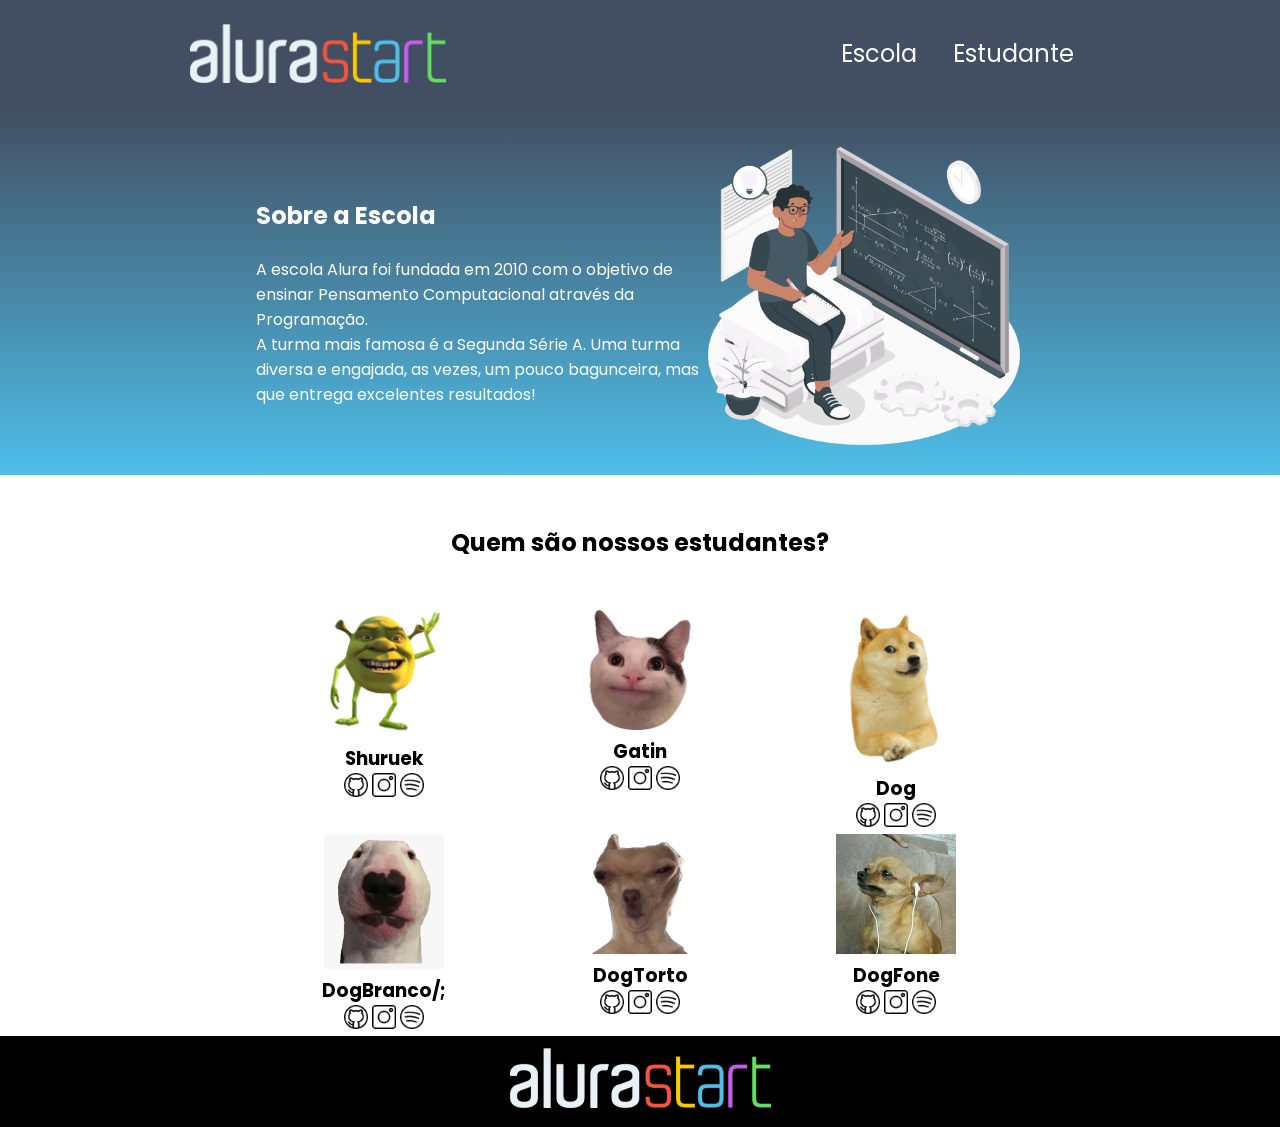
<file: index.html>
<!DOCTYPE html>
<html lang="en">
<head>
    <meta charset="UTF-8">
    <meta http-equiv="X-UA-Compatible" content="IE=edge">
    <meta name="viewport" content="width=device-width, initial-scale=1.0">
    <title>Document</title>
    <link rel="stylesheet" href="style.css">
    <link rel="preconnect" href="https://fonts.googleapis.com">
    <link rel="preconnect" href="https://fonts.gstatic.com" crossorigin>
    <link href="https://fonts.googleapis.com/css2?family=Poppins:wght@400;700&display=swap" rel="stylesheet">
</head>
<body>
    
    <header class="cabecalho">
        <img class="cabecalho-imagem" src="alurastart logo 1.png" alt="logo da alurastart">
        <ul class="cabecalho-lista">
            <li class="cabecalho-lista-item">Escola</li>
            <li class="cabecalho-lista-item">Estudante</li>
        </ul>
    </header>
    <section class="escola">
        <div class="escola-div-conteudo">
            <h2 class="escola-titulo">Sobre a Escola</h2>
            <p class="escola-texto-1">A escola Alura foi fundada em 2010 com o objetivo de ensinar Pensamento Computacional através da Programação. </p>
            <p class="escola-texto-2">A turma mais famosa é a Segunda Série A. Uma turma diversa e engajada, as vezes, um pouco bagunceira, mas que entrega excelentes resultados!</p>
        </div>
    <img class="escola-imagem" src="Formula-amico.png" alt="Progessor no quadro">
</section>

        <section 
        class="estuduandes"> 
            <h2 class="estuduantes-titulo"> Quem são nossos estudantes? </h2>
            <div class="estudantes-todos">
            <span></span>
            <div class="estudante-div">
                <img class="imagem-esudante" src="SHERESK.png" alt="foto">
                <h3 class="estudante-nome">Shuruek</h3>
                <a href=""><img class="estudante-icone" src="github.png" alt="icone github"></a>
                <a href=""><img class="estudante-icone" src="instagram.png" alt="icone instagram"></a>
                <a href=""><img class="estudante-icone" src="spotify.png" alt="icone spotify"></a>
            </div>
        <div class="estudante-div">
            <img class="imagem-esudante" src="Gato-Memes-PNG.png" alt="foto">
            <h3 class="estudante-nome">Gatin</h3>
            <a href=""><img class="estudante-icone" src="github.png" alt="icone github"></a>
            <a href=""><img class="estudante-icone" src="instagram.png" alt="icone instagram"></a>
            <a href=""><img class="estudante-icone" src="spotify.png" alt="icone spotify"></a>
        </div>
        <div class="estudante-div">
            <img class="imagem-esudante" src="doge_meme_PNG7.png" alt="foto">
            <h3 class="estudante-nome">Dog</h3>
            <a href=""><img class="estudante-icone" src="github.png" alt="icone github"></a>
            <a href=""><img class="estudante-icone" src="instagram.png" alt="icone instagram"></a>
            <a href=""><img class="estudante-icone" src="spotify.png" alt="icone spotify"></a>
        </div>
        <span></span>
        <span></span>
        <div class="estudante-div">
            <img class="imagem-esudante" src="DOGS.png" alt="foto">
            <h3 class="estudante-nome">DogBranco/;</h3>
            <a href=""><img class="estudante-icone" src="github.png" alt="icone github"></a>
            <a href=""><img class="estudante-icone" src="instagram.png" alt="icone instagram"></a>
            <a href=""><img class="estudante-icone" src="spotify.png" alt="icone spotify"></a>
        </div>
        <div class="estudante-div">
            <img class="imagem-esudante" src="DOGTORTO.png" alt="foto">
            <h3 class="estudante-nome">DogTorto</h3>
            <a href=""><img class="estudante-icone" src="github.png" alt="icone github"></a>
            <a href=""><img class="estudante-icone" src="instagram.png" alt="icone instagram"></a>
            <a href=""><img class="estudante-icone" src="spotify.png" alt="icone spotify"></a>
        </div>
        <div class="estudante-div">
            <img class="imagem-esudante" src="DOGODEFONE.jpg" alt="foto">
            <h3 class="estudante-nome">DogFone</h3>
            <a href=""><img class="estudante-icone" src="github.png" alt="icone github"></a>
            <a href=""><img class="estudante-icone" src="instagram.png" alt="icone instagram"></a>
            <a href=""><img class="estudante-icone" src="spotify.png" alt="icone spotify"></a>
        </div>
    </div>
    </section>
    <footer class="rodape">
        <img class="rodape-imagem" src="alurastart logo 1.png" alt="logo alurastart">
    </footer>
</section>
</body>
</html>
</file>
<file: style.css>
*{
    margin: 0%;
    padding: 0;
}
body{
    font-family: 'Poppins', sans-serif;
}

.cabecalho {
background-color: #424E61;
color: rgb(248, 248, 248);
display: flex;
justify-content:space-around ;
align-items: center;
padding: 24px 0;
}

.cabecalho-imagem{
width: 20%;
}

.cabecalho-lista-item{
    display: inline-block;
    margin: 0 16px;
    font-size: 24px;
}
.escola-imagem{
    width: 25%;
}
.escola{
    background-image: linear-gradient(#424E61,#4EBFE9);
    color: white;
    display: flex;
    justify-content: center;
    align-items: center;
    padding: 24px 0;
}
.escola-div-conteudo{
    width: 35%;
}
.escola-titulo{
    padding: 24px 0;
}
.imagem-esudante{
    width: 120px;
}
.estudante-icone{
    width: 24px;
}
.estudante-div{
    text-align: center;
}
.estuduantes-titulo{
    text-align: center;
    padding: 50px 0;
}
.estudantes-todos{
    display: grid;
    grid-template-columns: 20% 20% 20% 20% 20% ;
}
.rodape{
    background-color: black;
    text-align: center;
}
.rodape-imagem{
    height: 60px;
    padding: 12px 0;
    
}
</file>
